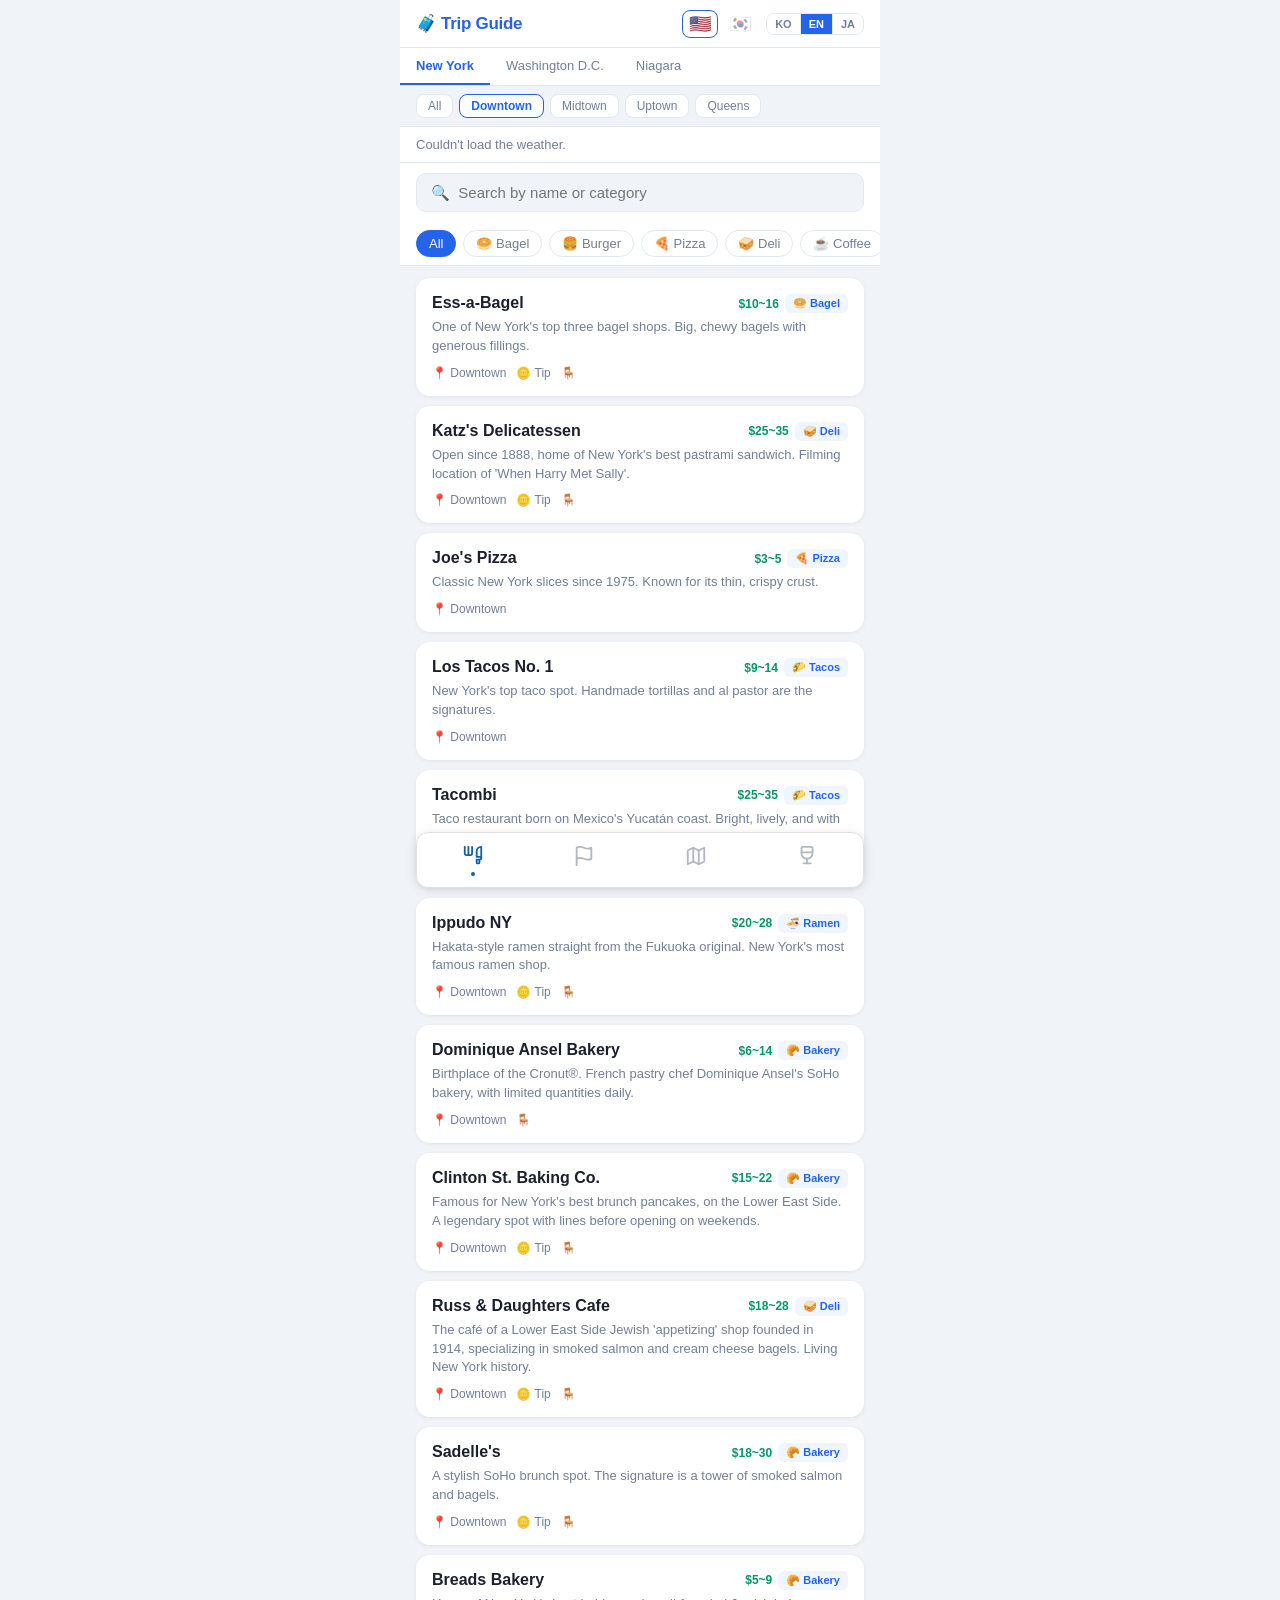
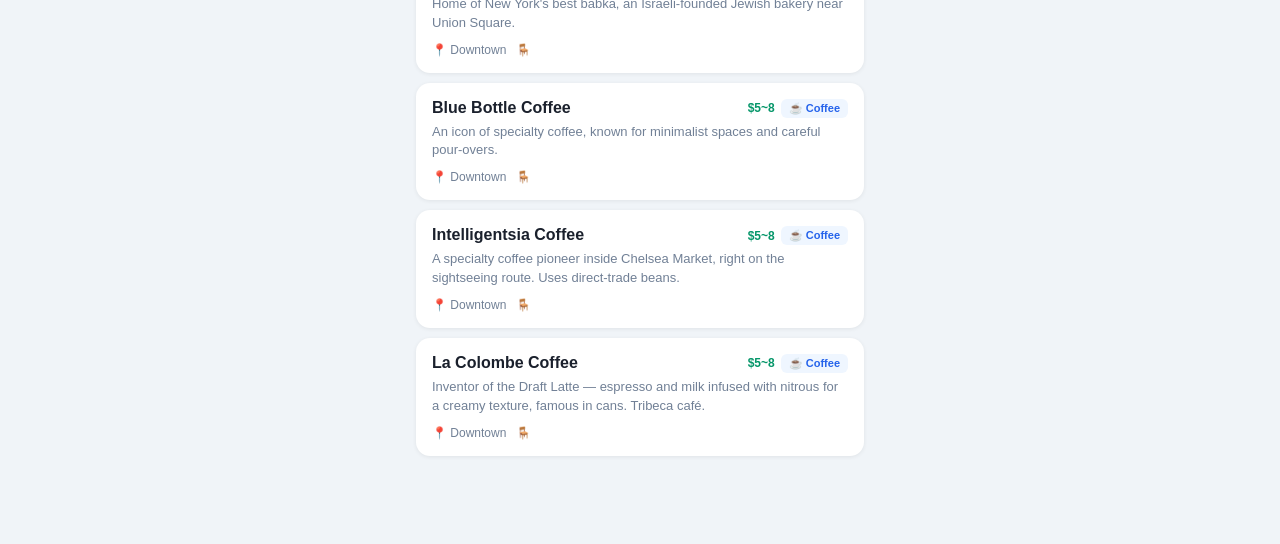
<file: index.html>
<!DOCTYPE html>
<html lang="ko">
<head>
  <meta charset="UTF-8">
  <meta name="viewport" content="width=device-width, initial-scale=1.0, maximum-scale=1.0, user-scalable=no">
  <meta name="theme-color" content="#2563EB">
  <meta name="description" content="여행지 맛집·카페 주문 가이드">
  <meta name="apple-mobile-web-app-capable" content="yes">
  <meta name="apple-mobile-web-app-status-bar-style" content="default">
  <title data-i18n="title.food">Trip Guide</title>
  <link rel="manifest" href="manifest.json">
  <link rel="stylesheet" href="css/style.css">
</head>
<body>

<header class="app-header">
  <h1>🧳 Trip Guide</h1>
  <div class="hdr-right">
    <div id="nation-switch" class="nation-switch hidden"></div>
    <div id="lang-switch" class="lang-switch"></div>
  </div>
</header>

<!-- Region Tabs + Area Chips -->
<div id="region-tabs" class="region-tabs"></div>
<div id="area-chips" class="area-row hidden"></div>

<!-- Offline Banner -->
<div id="offline-banner" class="offline-banner hidden" data-i18n="offline.banner">오프라인 — 마지막 캐시 날씨 표시 중</div>

<!-- Weather Strip -->
<div class="weather-section">
  <div id="weather-scroll" class="weather-scroll">
    <div class="w-loading" data-i18n="weather.loading">날씨 불러오는 중…</div>
  </div>
</div>

<!-- Search -->
<div id="store-section">
  <div class="search-wrap">
    <input id="search-input" type="search" class="search-input" placeholder="🔍  가게 이름 또는 카테고리 검색" data-i18n-placeholder="search.placeholder">
  </div>

  <!-- Category Filter -->
  <div id="cat-row" class="cat-row"></div>
  <div id="price-row" class="cat-row price-row hidden"></div>

  <!-- Store List -->
  <div id="store-list" class="store-list"></div>
</div>

<!-- Bottom Nav -->
<nav class="bottom-nav">
  <a class="nav-item active" href="index.html" data-i18n-title="nav.food">
    <svg width="22" height="22" viewBox="0 0 24 24" fill="none" stroke-width="2" stroke-linecap="round" stroke-linejoin="round">
      <path d="M3 2v7c0 1.1.9 2 2 2h4a2 2 0 0 0 2-2V2"/><line x1="7" y1="2" x2="7" y2="11"/><path d="M21 15V2a5 5 0 0 0-5 5v6h3.5a1.5 1.5 0 0 1 0 3H16v3a1 1 0 0 0 1 1h1a1 1 0 0 0 1-1v-3h.5a1.5 1.5 0 0 0 0-3H21z"/>
    </svg>
  </a>
  <a class="nav-item" href="spots.html" data-i18n-title="nav.spots">
    <svg width="22" height="22" viewBox="0 0 24 24" fill="none" stroke-width="2" stroke-linecap="round" stroke-linejoin="round">
      <path d="M4 15s1-1 4-1 5 2 8 2 4-1 4-1V3s-1 1-4 1-5-2-8-2-4 1-4 1z"/><line x1="4" y1="22" x2="4" y2="15"/>
    </svg>
  </a>
  <a class="nav-item" href="map.html" data-i18n-title="nav.map">
    <svg width="22" height="22" viewBox="0 0 24 24" fill="none" stroke-width="2" stroke-linecap="round" stroke-linejoin="round">
      <polygon points="3,6 9,3 15,6 21,3 21,18 15,21 9,18 3,21"/><line x1="9" y1="3" x2="9" y2="18"/><line x1="15" y1="6" x2="15" y2="21"/>
    </svg>
  </a>
  <a class="nav-item" href="restroom.html" data-i18n-title="nav.restroom">
    <svg width="22" height="22" viewBox="0 0 24 24" fill="none" stroke-width="2" stroke-linecap="round" stroke-linejoin="round">
      <rect x="6" y="2" width="12" height="6" rx="1"/><path d="M6 8v1a6 6 0 0 0 12 0V8"/><line x1="12" y1="15" x2="12" y2="20"/><line x1="8" y1="20" x2="16" y2="20"/>
    </svg>
  </a>
</nav>

<script src="js/i18n.js"></script>
<script src="js/geo.js"></script>
<script src="js/weather.js"></script>
<script src="js/app.js"></script>
</body>
</html>
</file>
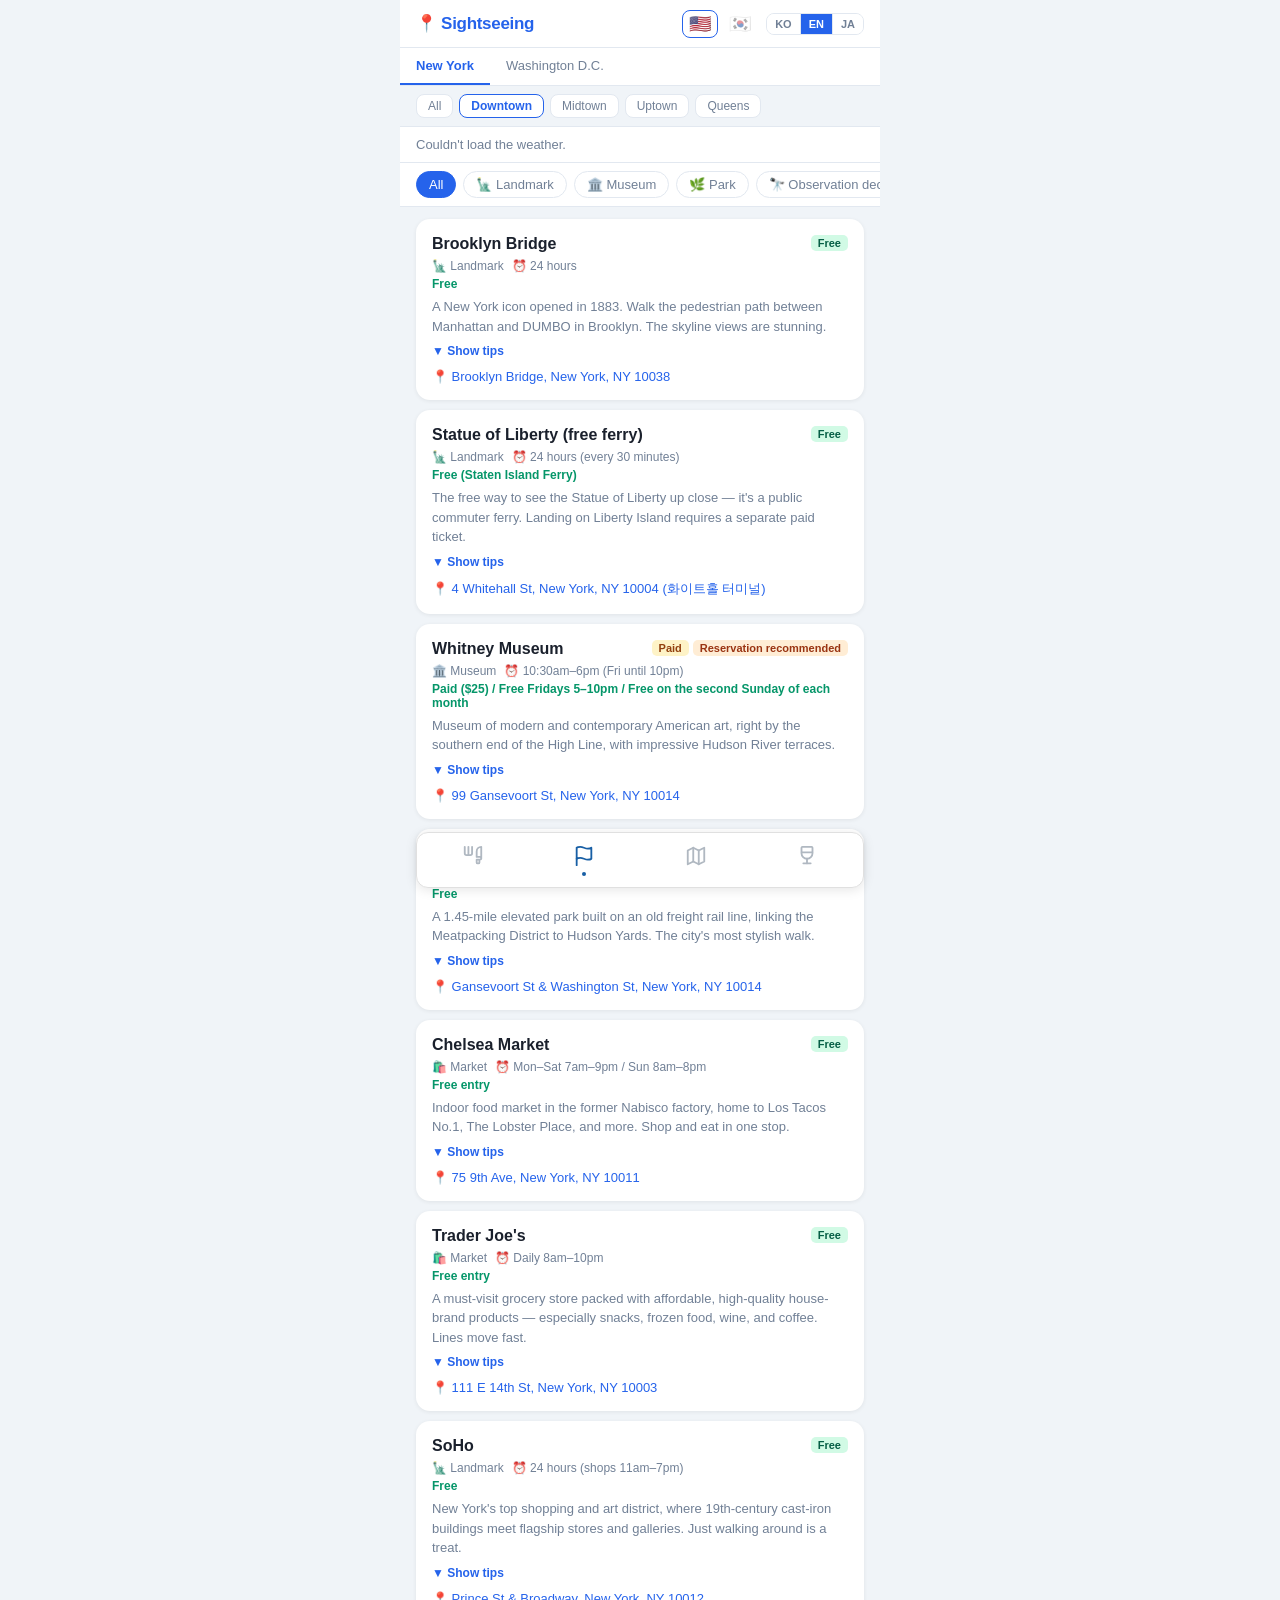
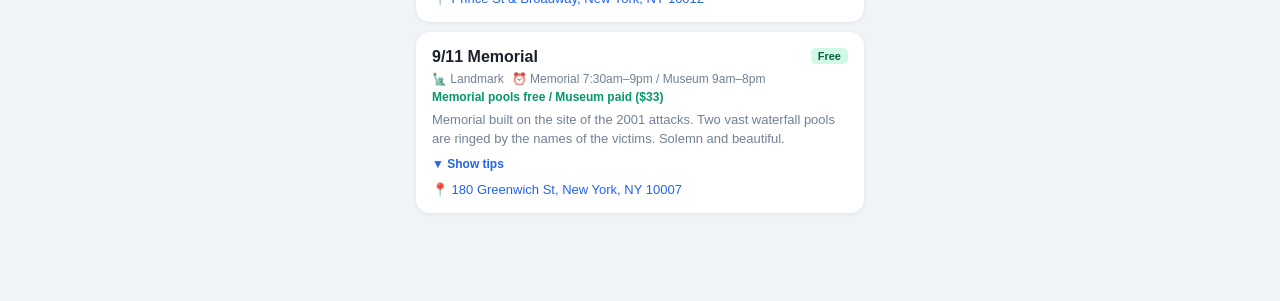
<file: spots.html>
<!DOCTYPE html>
<html lang="ko">
<head>
  <meta charset="UTF-8">
  <meta name="viewport" content="width=device-width, initial-scale=1.0, maximum-scale=1.0, user-scalable=no">
  <meta name="theme-color" content="#2563EB">
  <meta name="apple-mobile-web-app-capable" content="yes">
  <title data-i18n="title.spots">스팟 - Trip Guide</title>
  <link rel="manifest" href="manifest.json">
  <link rel="stylesheet" href="css/style.css">
</head>
<body>

<header class="app-header">
  <h1 data-i18n="hdr.spots">📍 관광 스팟</h1>
  <div class="hdr-right">
    <div id="nation-switch" class="nation-switch hidden"></div>
    <div id="lang-switch" class="lang-switch"></div>
  </div>
</header>

<!-- Region Tabs + Area Chips -->
<div id="region-tabs" class="region-tabs"></div>
<div id="area-chips" class="area-row hidden"></div>

<!-- Offline Banner -->
<div id="offline-banner" class="offline-banner hidden" data-i18n="offline.banner">오프라인 — 마지막 캐시 날씨 표시 중</div>

<!-- Weather -->
<div class="weather-section">
  <div id="weather-scroll" class="weather-scroll">
    <div class="w-loading" data-i18n="weather.loading">날씨 불러오는 중…</div>
  </div>
</div>

<!-- Category Filter -->
<div id="cat-row" class="cat-row"></div>

<!-- Spot List -->
<div id="spot-list" class="store-list"></div>

<!-- Bottom Nav -->
<nav class="bottom-nav">
  <a class="nav-item" href="index.html" data-i18n-title="nav.food">
    <svg width="22" height="22" viewBox="0 0 24 24" fill="none" stroke-width="2" stroke-linecap="round" stroke-linejoin="round">
      <path d="M3 2v7c0 1.1.9 2 2 2h4a2 2 0 0 0 2-2V2"/><line x1="7" y1="2" x2="7" y2="11"/><path d="M21 15V2a5 5 0 0 0-5 5v6h3.5a1.5 1.5 0 0 1 0 3H16v3a1 1 0 0 0 1 1h1a1 1 0 0 0 1-1v-3h.5a1.5 1.5 0 0 0 0-3H21z"/>
    </svg>
  </a>
  <a class="nav-item active" href="spots.html" data-i18n-title="nav.spots">
    <svg width="22" height="22" viewBox="0 0 24 24" fill="none" stroke-width="2" stroke-linecap="round" stroke-linejoin="round">
      <path d="M4 15s1-1 4-1 5 2 8 2 4-1 4-1V3s-1 1-4 1-5-2-8-2-4 1-4 1z"/><line x1="4" y1="22" x2="4" y2="15"/>
    </svg>
  </a>
  <a class="nav-item" href="map.html" data-i18n-title="nav.map">
    <svg width="22" height="22" viewBox="0 0 24 24" fill="none" stroke-width="2" stroke-linecap="round" stroke-linejoin="round">
      <polygon points="3,6 9,3 15,6 21,3 21,18 15,21 9,18 3,21"/><line x1="9" y1="3" x2="9" y2="18"/><line x1="15" y1="6" x2="15" y2="21"/>
    </svg>
  </a>
  <a class="nav-item" href="restroom.html" data-i18n-title="nav.restroom">
    <svg width="22" height="22" viewBox="0 0 24 24" fill="none" stroke-width="2" stroke-linecap="round" stroke-linejoin="round">
      <rect x="6" y="2" width="12" height="6" rx="1"/><path d="M6 8v1a6 6 0 0 0 12 0V8"/><line x1="12" y1="15" x2="12" y2="20"/><line x1="8" y1="20" x2="16" y2="20"/>
    </svg>
  </a>
</nav>

<script src="js/i18n.js"></script>
<script src="js/geo.js"></script>
<script src="js/weather.js"></script>
<script src="js/spots.js"></script>
</body>
</html>
</file>
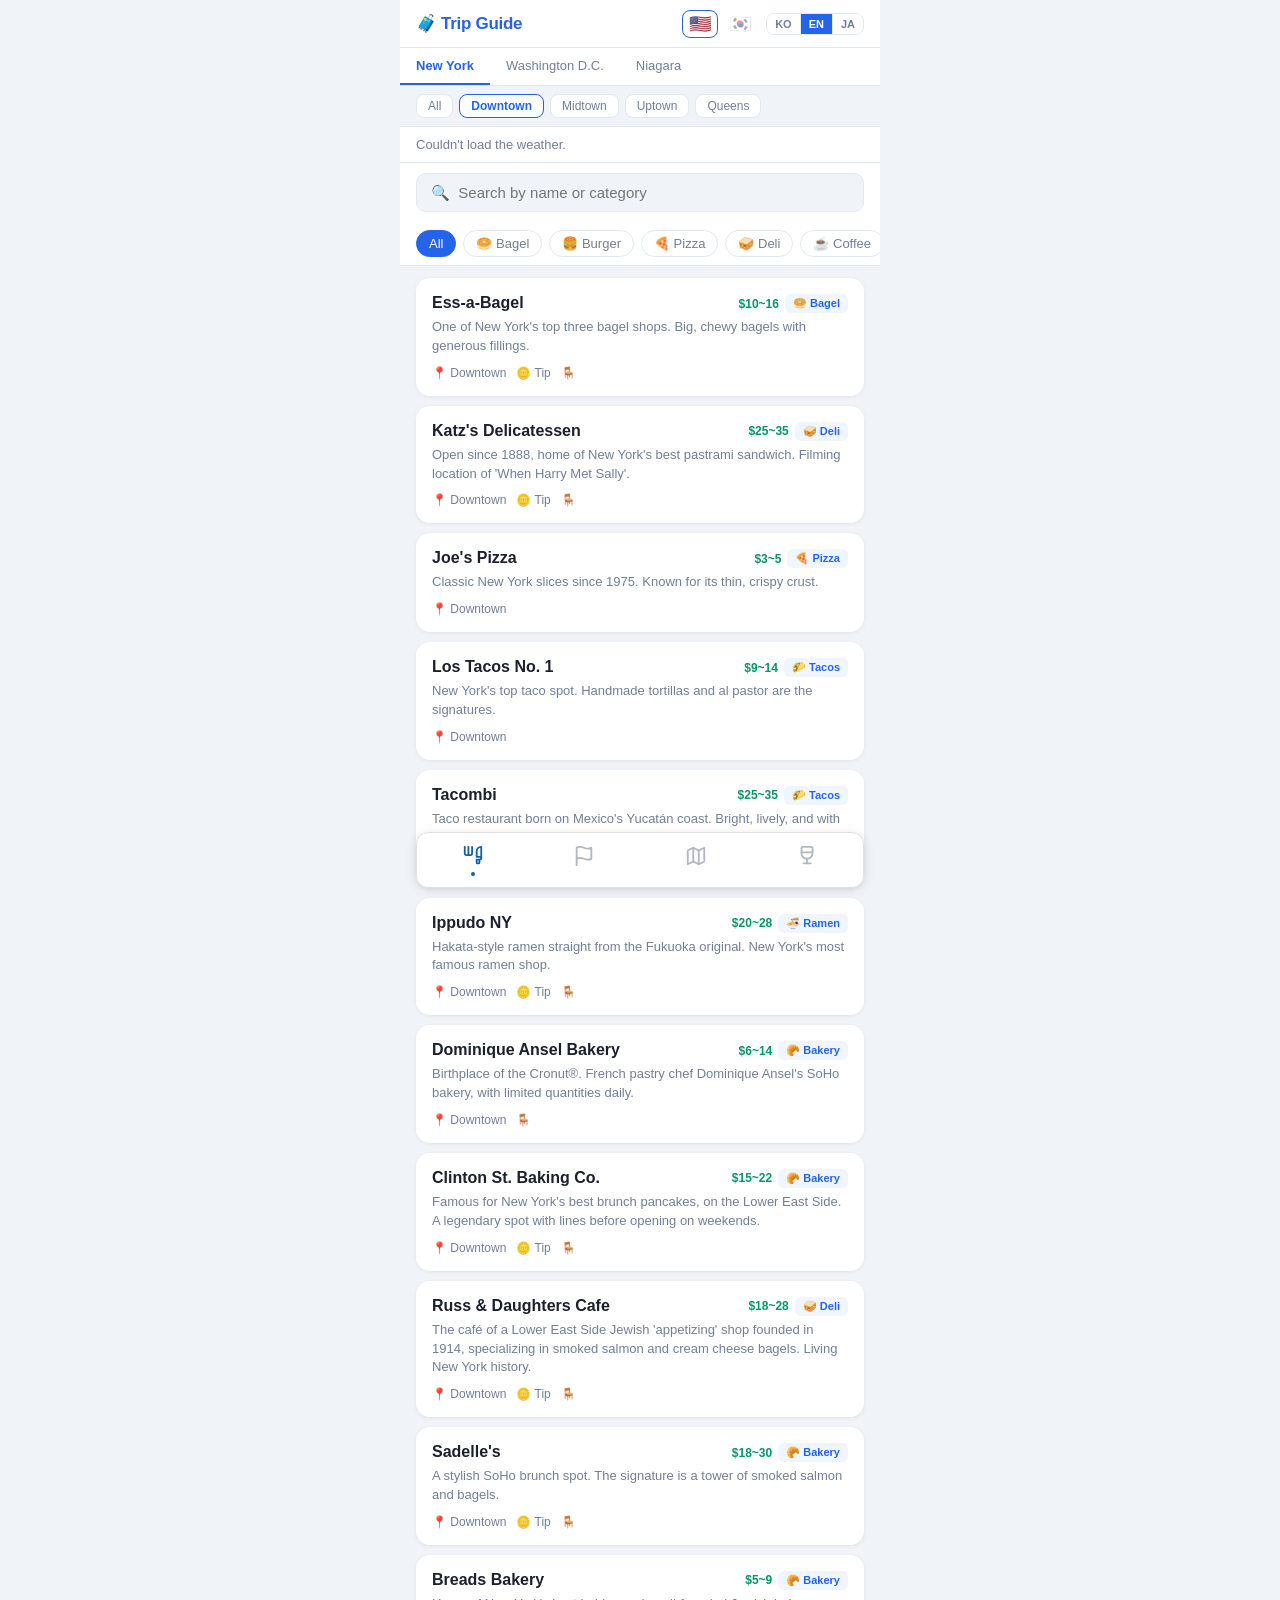
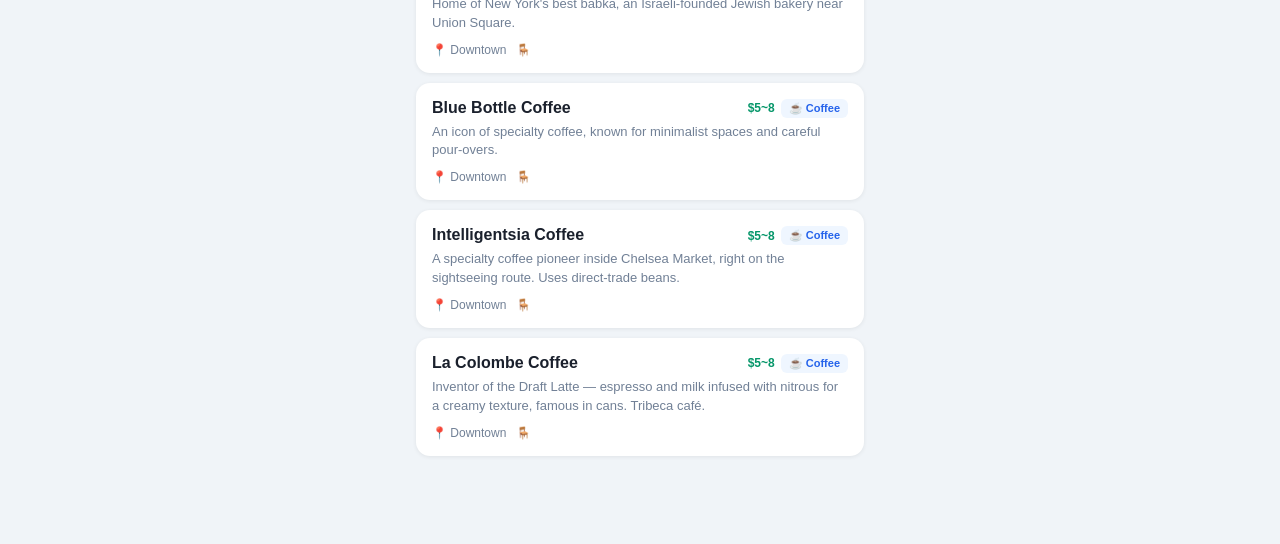
<file: store.html>
<!DOCTYPE html>
<html lang="ko">
<head>
  <meta charset="UTF-8">
  <meta name="viewport" content="width=device-width, initial-scale=1.0, maximum-scale=1.0, user-scalable=no">
  <meta name="theme-color" content="#2563EB">
  <meta name="apple-mobile-web-app-capable" content="yes">
  <title data-i18n="title.store">가게 상세 - Trip Guide</title>
  <link rel="manifest" href="manifest.json">
  <link rel="stylesheet" href="css/style.css">
</head>
<body>

<!-- Sticky header with back + name -->
<header class="app-header">
  <button id="back-btn" class="back-btn" data-i18n="store.back">← 뒤로</button>
  <span id="hdr-name" class="hdr-store-name"></span>
</header>

<!-- Store Info (scrollable) -->
<div class="store-info-section">
  <div id="store-detail-name" class="store-detail-name"></div>
  <div id="store-detail-local" class="store-detail-local hidden"></div>
  <div id="store-detail-meta" class="store-detail-meta"></div>
  <div id="store-detail-desc" class="store-detail-desc"></div>
  <div id="store-detail-address" class="store-detail-address"></div>
</div>

<!-- Sticky Tabs -->
<div class="detail-tabs">
  <button class="detail-tab active" data-tab="order" data-i18n="store.tab.order">📋 주문 가이드</button>
  <button class="detail-tab" data-tab="menu" data-i18n="store.tab.menu">🧂 소스·메뉴</button>
  <button class="detail-tab" data-tab="tips" data-i18n="store.tab.tips">💡 팁</button>
</div>

<!-- Tab: Order Guide -->
<div id="tab-order" class="tab-content active">
  <div id="order-guide" class="ordering-flow"></div>
</div>

<!-- Tab: Menu Guide -->
<div id="tab-menu" class="tab-content">
  <div id="menu-guide" class="menu-guide"></div>
</div>

<!-- Tab: Tips -->
<div id="tab-tips" class="tab-content">
  <div id="tips-section" class="tips-section"></div>
</div>

<!-- Bottom Nav -->
<nav class="bottom-nav">
  <a class="nav-item active" href="index.html" data-i18n-title="nav.food">
    <svg width="22" height="22" viewBox="0 0 24 24" fill="none" stroke-width="2" stroke-linecap="round" stroke-linejoin="round">
      <path d="M3 2v7c0 1.1.9 2 2 2h4a2 2 0 0 0 2-2V2"/><line x1="7" y1="2" x2="7" y2="11"/><path d="M21 15V2a5 5 0 0 0-5 5v6h3.5a1.5 1.5 0 0 1 0 3H16v3a1 1 0 0 0 1 1h1a1 1 0 0 0 1-1v-3h.5a1.5 1.5 0 0 0 0-3H21z"/>
    </svg>
  </a>
  <a class="nav-item" href="spots.html" data-i18n-title="nav.spots">
    <svg width="22" height="22" viewBox="0 0 24 24" fill="none" stroke-width="2" stroke-linecap="round" stroke-linejoin="round">
      <path d="M4 15s1-1 4-1 5 2 8 2 4-1 4-1V3s-1 1-4 1-5-2-8-2-4 1-4 1z"/><line x1="4" y1="22" x2="4" y2="15"/>
    </svg>
  </a>
  <a class="nav-item" href="map.html" data-i18n-title="nav.map">
    <svg width="22" height="22" viewBox="0 0 24 24" fill="none" stroke-width="2" stroke-linecap="round" stroke-linejoin="round">
      <polygon points="3,6 9,3 15,6 21,3 21,18 15,21 9,18 3,21"/><line x1="9" y1="3" x2="9" y2="18"/><line x1="15" y1="6" x2="15" y2="21"/>
    </svg>
  </a>
  <a class="nav-item" href="restroom.html" data-i18n-title="nav.restroom">
    <svg width="22" height="22" viewBox="0 0 24 24" fill="none" stroke-width="2" stroke-linecap="round" stroke-linejoin="round">
      <rect x="6" y="2" width="12" height="6" rx="1"/><path d="M6 8v1a6 6 0 0 0 12 0V8"/><line x1="12" y1="15" x2="12" y2="20"/><line x1="8" y1="20" x2="16" y2="20"/>
    </svg>
  </a>
</nav>

<script src="js/i18n.js"></script>
<script src="js/geo.js"></script>
<script src="js/store.js"></script>
</body>
</html>
</file>
<file: css/style.css>
.hidden { display: none !important; }

:root {
  --primary: #2563EB;
  --primary-dark: #1D4ED8;
  --bg: #F0F4F8;
  --surface: #FFFFFF;
  --text: #1A202C;
  --muted: #718096;
  --border: #E2E8F0;
  --gold: #D97706;
  --nav-h: 76px;
  --hdr-h: 48px;
}

* { box-sizing: border-box; margin: 0; padding: 0; -webkit-tap-highlight-color: transparent; }

body {
  font-family: -apple-system, BlinkMacSystemFont, 'Segoe UI', 'Helvetica Neue', sans-serif;
  background: var(--bg);
  color: var(--text);
  max-width: 480px;
  margin: 0 auto;
  min-height: 100vh;
  padding-bottom: var(--nav-h);
}

/* ── Header ── */
.app-header {
  position: sticky;
  top: 0;
  z-index: 100;
  background: var(--surface);
  border-bottom: 1px solid var(--border);
  height: var(--hdr-h);
  display: flex;
  align-items: center;
  padding: 0 16px;
  gap: 10px;
}
.app-header h1 {
  font-size: 17px;
  font-weight: 800;
  color: var(--primary);
  letter-spacing: -0.3px;
}
.app-header .hdr-store-name {
  font-size: 15px;
  font-weight: 700;
  color: var(--text);
  flex: 1;
  overflow: hidden;
  text-overflow: ellipsis;
  white-space: nowrap;
}

/* ── Back Button ── */
.back-btn {
  display: flex;
  align-items: center;
  gap: 4px;
  color: var(--primary);
  font-size: 14px;
  font-weight: 600;
  background: none;
  border: none;
  cursor: pointer;
  padding: 4px 0;
  flex-shrink: 0;
}

/* ── Region Tabs ── */
.region-tabs {
  display: flex;
  background: var(--surface);
  border-bottom: 1px solid var(--border);
  overflow-x: auto;
  scrollbar-width: none;
}
.region-tabs::-webkit-scrollbar { display: none; }
.region-tab {
  flex-shrink: 0;
  padding: 10px 16px;
  font-size: 13px;
  font-weight: 500;
  color: var(--muted);
  border: none;
  background: none;
  border-bottom: 2px solid transparent;
  cursor: pointer;
  white-space: nowrap;
  transition: color .15s;
}
.region-tab.active {
  color: var(--primary);
  border-bottom-color: var(--primary);
  font-weight: 700;
}

/* ── Area Chips (지역 탭 아래 구역 선택) ── */
.area-row {
  display: flex;
  gap: 6px;
  padding: 8px 16px;
  overflow-x: auto;
  scrollbar-width: none;
  background: var(--bg);
  border-bottom: 1px solid var(--border);
}
.area-row::-webkit-scrollbar { display: none; }
.area-chip {
  flex-shrink: 0;
  padding: 4px 11px;
  border-radius: 8px;
  font-size: 12px;
  font-weight: 500;
  border: 1px solid var(--border);
  background: var(--surface);
  color: var(--muted);
  cursor: pointer;
}
.area-chip.active {
  color: var(--primary);
  border-color: var(--primary);
  font-weight: 700;
}

/* ── Header Right (국가 전환 + 언어 전환) ── */
.hdr-right {
  margin-left: auto;
  display: flex;
  align-items: center;
  gap: 8px;
}

/* ── Language Switch ── */
.lang-switch {
  display: flex;
  border: 1.5px solid var(--border);
  border-radius: 8px;
  overflow: hidden;
}
.lang-btn {
  padding: 4px 8px;
  font-size: 11px;
  font-weight: 600;
  border: none;
  background: var(--surface);
  color: var(--muted);
  cursor: pointer;
}
.lang-btn + .lang-btn { border-left: 1px solid var(--border); }
.lang-btn.active {
  background: var(--primary);
  color: #fff;
}

/* ── Nation Switch (국가가 2개 이상일 때 헤더 오른쪽) ── */
.nation-switch {
  display: flex;
  gap: 4px;
}
.nation-btn {
  font-size: 18px;
  line-height: 1;
  padding: 4px 6px;
  border: 1.5px solid transparent;
  border-radius: 8px;
  background: none;
  cursor: pointer;
  opacity: .5;
}
.nation-btn.active {
  border-color: var(--primary);
  opacity: 1;
}

/* ── Weather Strip (기본 접힘: 한 줄 요약, .open이면 카드 표시) ── */
.weather-section {
  background: var(--surface);
  border-bottom: 1px solid var(--border);
}
.w-summary {
  display: flex;
  align-items: center;
  gap: 8px;
  width: 100%;
  padding: 8px 16px;
  border: none;
  background: none;
  font: inherit;
  font-size: 13px;
  color: var(--text);
  text-align: left;
  cursor: pointer;
}
.w-sum-city  { font-size: 11px; font-weight: 700; color: var(--primary); white-space: nowrap; }
.w-sum-today { font-weight: 700; white-space: nowrap; }
.w-sum-next  { color: var(--muted); font-size: 12px; white-space: nowrap; overflow: hidden; text-overflow: ellipsis; }
.w-chevron   { margin-left: auto; color: var(--muted); transition: transform .15s; }
.weather-section.open .w-chevron { transform: rotate(180deg); }

.w-cards {
  display: none;
  gap: 8px;
  padding: 0 16px 10px;
  overflow-x: auto;
  scrollbar-width: none;
}
.w-cards::-webkit-scrollbar { display: none; }
.weather-section.open .w-cards { display: flex; }

.w-card {
  flex-shrink: 0;
  background: linear-gradient(135deg, #EFF6FF 0%, #DBEAFE 100%);
  border: 1px solid #BFDBFE;
  border-radius: 12px;
  padding: 10px 14px;
  min-width: 130px;
}
.w-card .w-city { font-size: 10px; font-weight: 700; color: var(--primary); text-transform: uppercase; letter-spacing: 0.4px; }
.w-card .w-day  { font-size: 10px; color: var(--muted); margin-top: 1px; }
.w-card .w-temp { font-size: 22px; font-weight: 800; color: var(--text); margin-top: 4px; line-height: 1; }
.w-card .w-cond { font-size: 11px; color: var(--muted); margin-top: 3px; }
.w-card .w-hilo { font-size: 10px; color: var(--muted); margin-top: 2px; }
.w-card .w-rain { font-size: 11px; color: #2563EB; font-weight: 600; margin-top: 3px; }
.w-loading { padding: 10px 16px; font-size: 13px; color: var(--muted); }

/* ── Search ── */
.search-wrap {
  padding: 10px 16px;
  background: var(--surface);
}
.search-input {
  width: 100%;
  padding: 10px 14px;
  font-size: 15px;
  border: 1.5px solid var(--border);
  border-radius: 10px;
  outline: none;
  background: var(--bg);
  color: var(--text);
  transition: border-color .15s;
}
.search-input:focus { border-color: var(--primary); }

/* ── Category Chips ── */
.cat-row {
  display: flex;
  gap: 7px;
  padding: 8px 16px;
  overflow-x: auto;
  scrollbar-width: none;
  background: var(--surface);
  border-bottom: 1px solid var(--border);
}
.cat-row::-webkit-scrollbar { display: none; }
.cat-chip {
  flex-shrink: 0;
  padding: 5px 12px;
  border-radius: 20px;
  font-size: 13px;
  font-weight: 500;
  border: 1.5px solid var(--border);
  background: var(--surface);
  color: var(--muted);
  cursor: pointer;
  transition: all .15s;
}
.cat-chip.active {
  background: var(--primary);
  color: #fff;
  border-color: var(--primary);
}
.cat-row:has(+ .price-row:not(.hidden)) { border-bottom: none; }
.price-row { align-items: center; padding-top: 0; }
.price-label { flex-shrink: 0; font-size: 12px; font-weight: 600; color: var(--muted); }

/* ── Store List ── */
.store-list {
  padding: 12px 16px;
  display: flex;
  flex-direction: column;
  gap: 10px;
}
.store-card {
  display: block;
  background: var(--surface);
  border-radius: 14px;
  padding: 16px;
  box-shadow: 0 1px 4px rgba(0,0,0,.07);
  text-decoration: none;
  color: inherit;
  transition: transform .12s, box-shadow .12s;
}
.store-card:active { transform: scale(0.98); box-shadow: 0 1px 2px rgba(0,0,0,.08); }
.store-card-top { display: flex; align-items: flex-start; justify-content: space-between; gap: 8px; }
.store-name { font-size: 16px; font-weight: 700; color: var(--text); }
.cat-tag {
  flex-shrink: 0;
  font-size: 11px;
  font-weight: 600;
  padding: 3px 8px;
  border-radius: 6px;
  background: #EFF6FF;
  color: var(--primary);
}
.price-tag {
  flex-shrink: 0;
  font-size: 12px;
  font-weight: 700;
  color: #059669;
}
.store-desc { font-size: 13px; color: var(--muted); margin-top: 5px; line-height: 1.45; }
.store-meta { display: flex; flex-wrap: wrap; gap: 10px; margin-top: 10px; }
.meta-tag { font-size: 12px; color: var(--muted); }

.empty-msg {
  text-align: center;
  padding: 50px 20px;
  color: var(--muted);
  font-size: 14px;
  line-height: 1.6;
}


/* ── Bottom Nav ── */
.bottom-nav {
  position: fixed;
  bottom: 12px;
  left: 50%;
  transform: translateX(-50%);
  width: calc(100% - 32px);
  max-width: 448px;
  height: 56px;
  background: #ffffff;
  border: 0.5px solid #e0e0e0;
  border-radius: 12px;
  box-shadow: 0 2px 12px rgba(0,0,0,0.10);
  display: flex;
  z-index: 200;
}
.nav-item {
  flex: 1;
  display: flex;
  flex-direction: column;
  align-items: center;
  justify-content: center;
  gap: 5px;
  cursor: pointer;
  text-decoration: none;
  border: none;
  background: none;
}
.nav-item svg {
  stroke: #b0b8c1;
  transition: stroke .15s;
}
.nav-item.active svg {
  stroke: #185FA5;
}
.nav-item::after {
  content: '';
  display: block;
  width: 4px;
  height: 4px;
  border-radius: 50%;
  background: transparent;
  transition: background .15s;
}
.nav-item.active::after {
  background: #185FA5;
}

/* ── Store Detail ── */
.store-info-section {
  background: var(--surface);
  border-bottom: 1px solid var(--border);
  padding: 14px 16px;
}
.store-detail-name { font-size: 22px; font-weight: 800; color: var(--text); line-height: 1.2; }
/* 간판 표기 (현지어 이름) */
.store-detail-local { font-size: 14px; color: var(--muted); margin-top: 2px; }
.store-detail-meta { display: flex; flex-wrap: wrap; gap: 8px; margin-top: 8px; }
.store-detail-desc { font-size: 14px; color: var(--muted); margin-top: 8px; line-height: 1.5; }
.store-detail-address { font-size: 12px; color: var(--muted); margin-top: 6px; }
.store-detail-address a { color: inherit; text-decoration: underline dotted; }
.maps-btn {
  display: inline-flex;
  align-items: center;
  gap: 6px;
  margin-top: 10px;
  padding: 8px 14px;
  background: #EFF6FF;
  border-radius: 8px;
  font-size: 13px;
  font-weight: 600;
  color: var(--primary);
  text-decoration: none;
}

/* ── Detail Tabs ── */
.detail-tabs {
  position: sticky;
  top: var(--hdr-h);
  z-index: 50;
  display: flex;
  background: var(--surface);
  border-bottom: 1px solid var(--border);
}
.detail-tab {
  flex: 1;
  padding: 11px 8px;
  font-size: 12px;
  font-weight: 600;
  text-align: center;
  border: none;
  background: none;
  cursor: pointer;
  color: var(--muted);
  border-bottom: 2px solid transparent;
  transition: all .15s;
}
.detail-tab.active { color: var(--primary); border-bottom-color: var(--primary); }

/* ── Tab Content ── */
.tab-content { display: none; }
.tab-content.active { display: block; }

/* ── Ordering Flow ── */
.ordering-flow { padding: 14px 16px; }
.step-card {
  background: var(--surface);
  border-radius: 14px;
  padding: 16px;
  margin-bottom: 12px;
  box-shadow: 0 1px 4px rgba(0,0,0,.06);
}
.step-badge {
  display: inline-flex;
  align-items: center;
  justify-content: center;
  width: 22px;
  height: 22px;
  border-radius: 50%;
  background: var(--primary);
  color: #fff;
  font-size: 11px;
  font-weight: 700;
  margin-bottom: 10px;
}
.step-title { font-size: 17px; font-weight: 700; color: var(--text); }
.step-tip {
  margin-top: 10px;
  padding: 7px 10px;
  background: #FFFBEB;
  border: 1px solid #FDE68A;
  border-radius: 8px;
  font-size: 12px;
  color: #92400E;
}
.step-options { margin-top: 12px; display: flex; flex-direction: column; gap: 8px; }
.step-option {
  display: flex;
  align-items: center;
  justify-content: space-between;
  gap: 8px;
  padding: 10px 12px;
  border-radius: 10px;
  border: 1.5px solid var(--border);
  background: var(--bg);
}
.step-option.recommended {
  border-color: #FCD34D;
  background: #FFFBEB;
}
.opt-name { font-size: 15px; font-weight: 600; color: var(--text); }
/* 메뉴판 표기 (국가 menu_lang). 현재 언어와 다를 때만 표시 */
.opt-menu { font-size: 12px; color: var(--muted); margin-top: 2px; }
.rec-star { font-size: 16px; color: var(--gold); flex-shrink: 0; }

/* ── Sauce Guide ── */
.menu-guide { padding: 14px 16px; }
.menu-card {
  background: var(--surface);
  border-radius: 12px;
  padding: 14px;
  margin-bottom: 10px;
  box-shadow: 0 1px 4px rgba(0,0,0,.06);
}
.menu-top { display: flex; align-items: flex-start; justify-content: space-between; gap: 8px; }
.menu-name    { font-size: 15px; font-weight: 700; color: var(--text); }
.menu-name-sub { font-size: 12px; color: var(--muted); margin-top: 2px; }
.menu-desc    { font-size: 13px; color: var(--text); margin-top: 7px; line-height: 1.5; }
.menu-rec     { font-size: 12px; color: var(--gold); font-weight: 700; flex-shrink: 0; }

/* ── Tips ── */
.tips-section { padding: 14px 16px; }
.tip-item {
  display: flex;
  gap: 8px;
  background: var(--surface);
  border-radius: 10px;
  padding: 12px 14px;
  margin-bottom: 8px;
  font-size: 13px;
  line-height: 1.5;
  color: var(--text);
  box-shadow: 0 1px 3px rgba(0,0,0,.05);
}
.tip-item::before { content: "💡"; flex-shrink: 0; }

/* ── Map ── */
body.map-page { padding-bottom: 0; }
#map-wrap {
  position: fixed;
  top: 0; left: 0; right: 0;
  bottom: var(--nav-h);
}
#map { height: 100%; width: 100%; }
#loc-btn {
  position: fixed;
  bottom: calc(var(--nav-h) + 16px);
  right: 16px;
  z-index: 1000;
  width: 44px; height: 44px;
  border-radius: 50%;
  background: var(--surface);
  border: none;
  box-shadow: 0 2px 8px rgba(0,0,0,.2);
  font-size: 20px;
  cursor: pointer;
  display: flex;
  align-items: center;
  justify-content: center;
}

/* ── Spot Cards ── */
.spot-card {
  background: var(--surface);
  border-radius: 14px;
  padding: 16px;
  box-shadow: 0 1px 4px rgba(0,0,0,.07);
}
.spot-top { display: flex; align-items: flex-start; justify-content: space-between; gap: 8px; }
.spot-name { font-size: 16px; font-weight: 700; color: var(--text); }
.spot-badges { display: flex; gap: 4px; flex-wrap: wrap; justify-content: flex-end; flex-shrink: 0; }
.badge-free    { font-size: 11px; font-weight: 700; padding: 2px 7px; border-radius: 5px; background: #D1FAE5; color: #065F46; }
.badge-paid    { font-size: 11px; font-weight: 700; padding: 2px 7px; border-radius: 5px; background: #FEF3C7; color: #92400E; }
.badge-res     { font-size: 11px; font-weight: 700; padding: 2px 7px; border-radius: 5px; background: #FEE2E2; color: #991B1B; }
.badge-res-rec { font-size: 11px; font-weight: 700; padding: 2px 7px; border-radius: 5px; background: #FFEDD5; color: #9A3412; }
.spot-meta { display: flex; gap: 8px; margin-top: 6px; flex-wrap: wrap; }
.spot-price-note { font-size: 12px; color: #059669; font-weight: 600; margin-top: 4px; }
.spot-desc { font-size: 13px; color: var(--muted); margin-top: 6px; line-height: 1.5; }
.spot-tips { margin-top: 10px; }
.tips-toggle {
  display: inline-block;
  margin-top: 8px;
  font-size: 12px;
  color: var(--primary);
  font-weight: 600;
  background: none;
  border: none;
  cursor: pointer;
  padding: 0;
}
.spot-address { margin-top: 10px; font-size: 13px; }
.spot-address a { color: var(--primary); text-decoration: none; }

/* ── Restroom Page ── */
.wc-map {
  height: 260px;
  width: 100%;
  background: #e8f0fe;
}

.wc-initial {
  display: flex;
  flex-direction: column;
  align-items: center;
  gap: 20px;
  padding: 48px 24px;
  text-align: center;
}
.wc-initial-desc {
  font-size: 15px;
  color: var(--muted);
  line-height: 1.7;
}

.wc-locate-btn {
  padding: 13px 28px;
  background: var(--primary);
  color: #fff;
  border: none;
  border-radius: 12px;
  font-size: 15px;
  font-weight: 700;
  cursor: pointer;
  transition: background .15s;
}
.wc-locate-btn:disabled { background: #93c5fd; cursor: not-allowed; }

.wc-info {
  padding: 10px 16px;
  font-size: 13px;
  font-weight: 600;
  color: var(--muted);
  background: var(--surface);
  border-bottom: 1px solid var(--border);
}
.wc-refresh-btn, .wc-expand-btn {
  background: none;
  border: none;
  color: var(--primary);
  font-size: 13px;
  font-weight: 700;
  cursor: pointer;
  padding: 0;
  text-decoration: underline;
}

.wc-list {
  padding: 12px 16px;
  display: flex;
  flex-direction: column;
  gap: 10px;
}

.wc-card {
  background: var(--surface);
  border-radius: 14px;
  padding: 14px 16px;
  box-shadow: 0 1px 4px rgba(0,0,0,.07);
}
.wc-card-top {
  display: flex;
  align-items: flex-start;
  gap: 10px;
}
.wc-num {
  flex-shrink: 0;
  width: 26px;
  height: 26px;
  border-radius: 50%;
  background: #059669;
  color: #fff;
  font-size: 12px;
  font-weight: 700;
  display: flex;
  align-items: center;
  justify-content: center;
}
.wc-card-body { flex: 1; min-width: 0; }
.wc-name { font-size: 15px; font-weight: 700; color: var(--text); }
.wc-meta { display: flex; gap: 5px; flex-wrap: wrap; margin-top: 5px; }
.wc-badge {
  font-size: 11px;
  font-weight: 600;
  padding: 2px 7px;
  border-radius: 5px;
}
.wc-badge-free   { background: #D1FAE5; color: #065F46; }
.wc-badge-paid   { background: #FEF3C7; color: #92400E; }
.wc-badge-access { background: #EFF6FF; color: var(--primary); }
.wc-badge-wc     { background: #F3F4F6; color: #374151; }
.wc-hours {
  display: block;
  font-size: 12px;
  color: var(--muted);
  margin-top: 5px;
}
.wc-dist {
  flex-shrink: 0;
  font-size: 14px;
  font-weight: 800;
  color: #059669;
  white-space: nowrap;
}
.wc-maps-btn {
  display: inline-block;
  margin-top: 10px;
  font-size: 13px;
  font-weight: 600;
  color: var(--primary);
  text-decoration: none;
  padding: 6px 12px;
  background: #EFF6FF;
  border-radius: 7px;
}
.wc-expand-btn { display: block; margin-top: 12px; font-size: 14px; }

.wc-pin {
  width: 26px;
  height: 26px;
  border-radius: 50%;
  background: #059669;
  color: #fff;
  font-size: 11px;
  font-weight: 700;
  display: flex;
  align-items: center;
  justify-content: center;
  border: 2px solid #fff;
  box-shadow: 0 1px 4px rgba(0,0,0,.3);
}

/* ── Offline Banner ── */
.offline-banner {
  text-align: center;
  padding: 4px 12px;
  font-size: 11px;
  background: #FEF3C7;
  color: #92400E;
  border-bottom: 1px solid #FDE68A;
}
</file>
